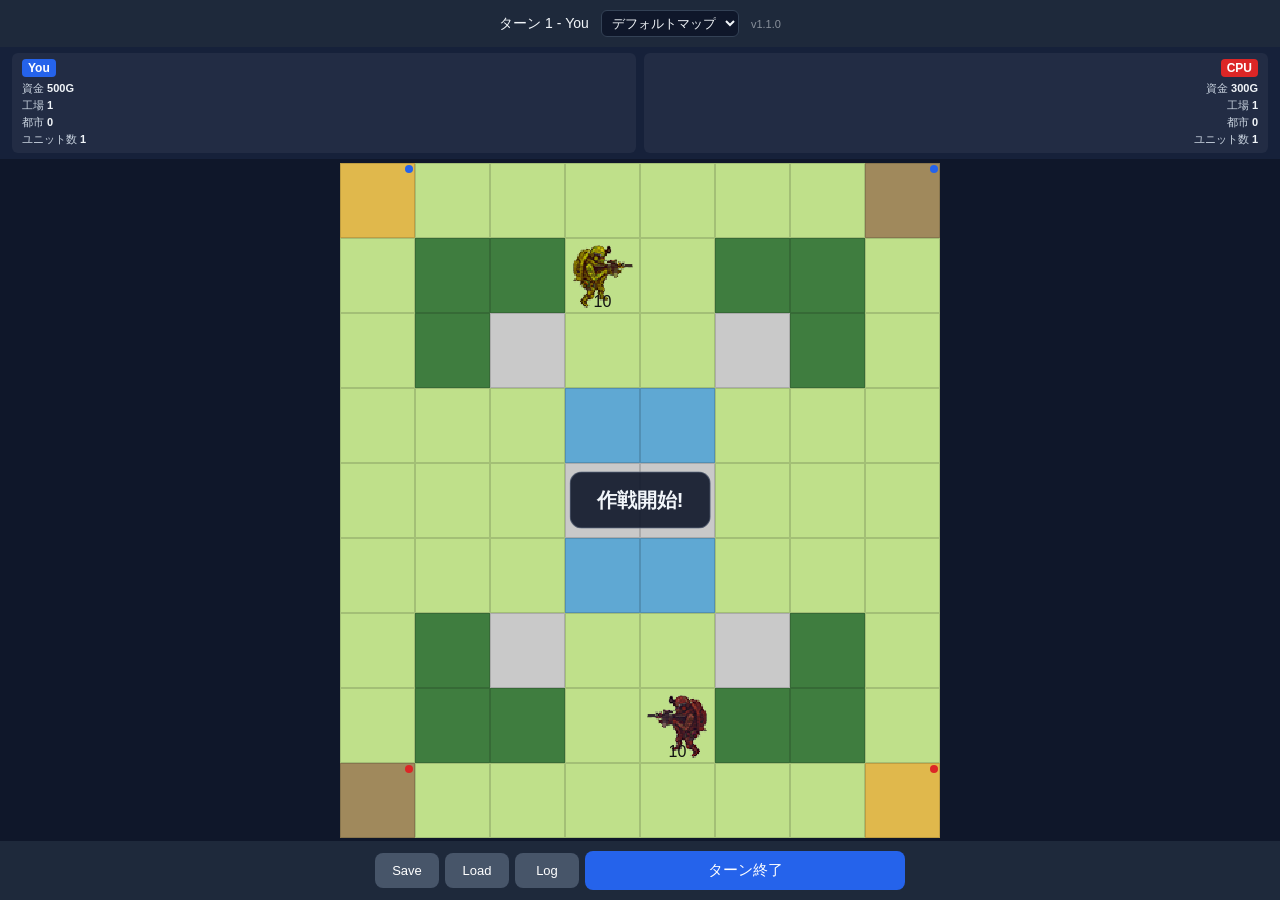
<file: index.html>
<!doctype html>
<html lang="ja">
<head>
  <meta charset="UTF-8" />
  <meta name="viewport" content="width=device-width, initial-scale=1, maximum-scale=1, user-scalable=no, viewport-fit=cover" />
  <title>ファミコンウォーズライク</title>
  <meta name="theme-color" content="#1e293b" />
  <meta name="mobile-web-app-capable" content="yes" />
  <meta name="apple-mobile-web-app-capable" content="yes" />
  <meta name="apple-mobile-web-app-status-bar-style" content="black-translucent" />
  <meta name="apple-mobile-web-app-title" content="FCウォーズ" />
  <link rel="manifest" href="manifest.json" />
  <link rel="apple-touch-icon" href="icons/apple-touch-icon.png" />
  <link rel="icon" href="icons/icon-192.png" />
  <link rel="stylesheet" href="style.css" />
</head>
<body>
  <div id="app">
    <div id="hud">
      <span id="turnLabel">ターン 1 - You</span>
      <select id="mapSelect"></select>
      <span id="versionTag"></span>
    </div>

    <div id="statsBar"></div>

    <div id="boardWrap">
      <canvas id="board"></canvas>
      <div id="unitInfo" class="hidden"></div>
      <div id="turnBanner"></div>
    </div>

    <div id="actionBar" class="hidden">
      <button id="attackBtn">攻撃</button>
      <button id="captureBtn">占領</button>
      <button id="waitBtn">待機</button>
      <button id="cancelMoveBtn" class="secondary">キャンセル</button>
    </div>

    <div id="buildMenu" class="hidden">
      <div class="panelTitle">ユニット生産</div>
      <button id="buildSoldier">兵士</button>
      <button id="buildTank">戦車</button>
      <button id="cancelBuild">キャンセル</button>
    </div>

    <div id="bottomBar">
      <button id="saveBtn" class="secondary">Save</button>
      <button id="loadBtn" class="secondary">Load</button>
      <button id="logBtn" class="secondary">Log</button>
      <button id="endTurnBtn">ターン終了</button>
    </div>

    <div id="gameOverOverlay" class="hidden">
      <div id="gameOverText"></div>
      <button id="restartBtn">もう一度</button>
    </div>

    <div id="saveLoadOverlay" class="hidden">
      <div id="saveLoadTitle"></div>
      <div id="saveLoadSlots"></div>
      <button id="cancelSaveLoad" class="secondary">キャンセル</button>
    </div>
  </div>

  <script type="module" src="js/main.js"></script>
  <script>
    if ("serviceWorker" in navigator) {
      window.addEventListener("load", () => {
        navigator.serviceWorker.register("sw.js").catch(() => {});
      });
    }
  </script>
</body>
</html>
</file>
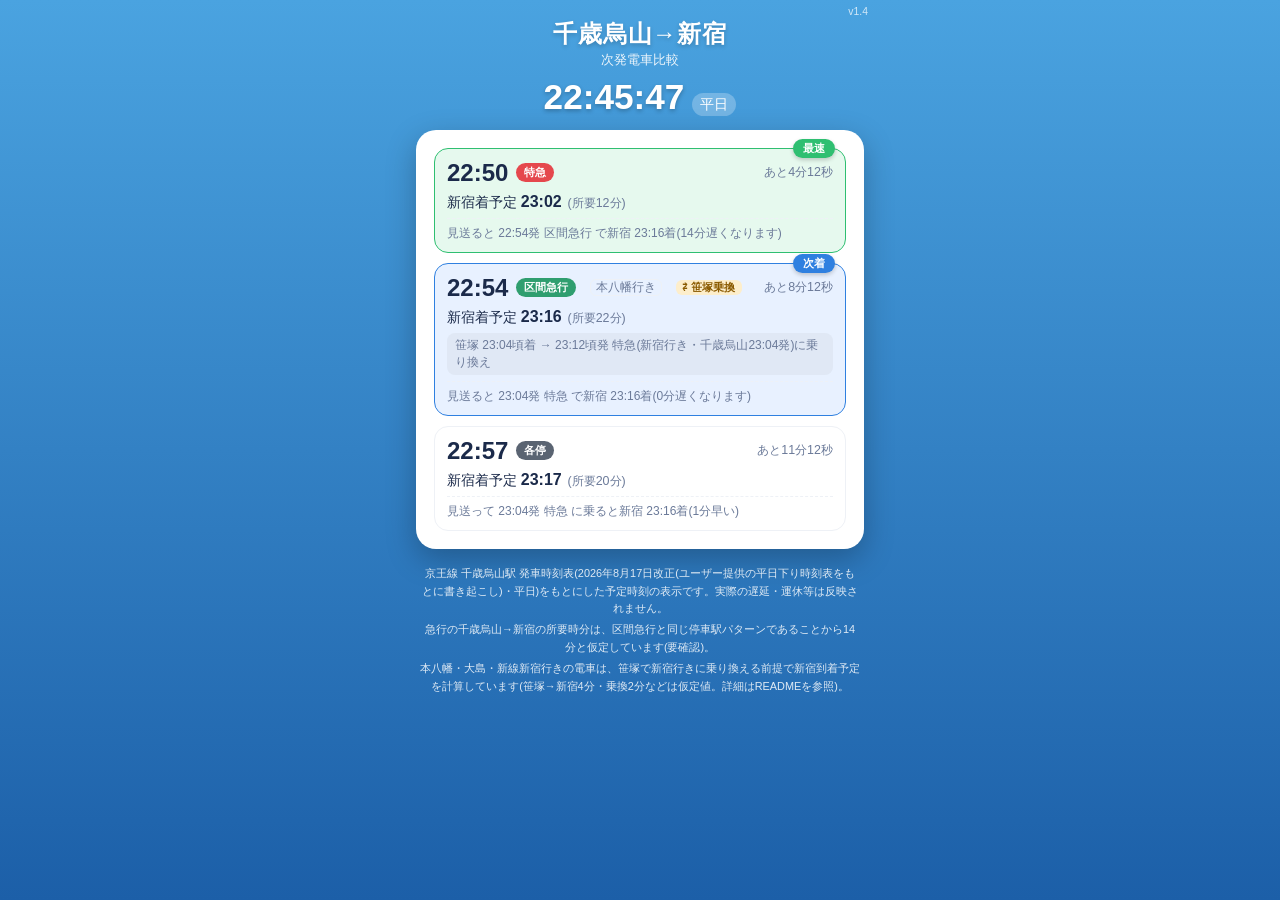
<file: chitose-karasuyama-shinjuku/index.html>
<!DOCTYPE html>
<html lang="ja">
<head>
<meta charset="UTF-8">
<meta name="viewport" content="width=device-width, initial-scale=1.0, maximum-scale=1.0, user-scalable=no">
<title>千歳烏山→新宿 次発電車比較</title>
<link rel="stylesheet" href="style.css">
</head>
<body>
<div class="app">
  <span id="app-version" class="version-badge">-</span>
  <header class="app-header">
    <h1>千歳烏山→新宿</h1>
    <p class="subtitle">次発電車比較</p>
    <div class="now-clock">
      <span id="now-time">--:--:--</span>
      <span id="now-daytype" class="now-daytype">-</span>
    </div>
  </header>

  <main class="card">
    <div id="holiday-notice" class="notice invisible">
      土休日ダイヤは未登録のため、参考として平日ダイヤを表示しています。実際の時刻とは異なります。
    </div>

    <section id="train-list" class="train-list" aria-live="polite"></section>

    <p id="empty-message" class="empty-message invisible">
      まもなく発車する電車がありません(15分以内に発車予定なし)。
    </p>
  </main>

  <footer class="app-footer">
    <p>京王線 千歳烏山駅 発車時刻表(<span id="data-updated-at"></span>・平日)をもとにした予定時刻の表示です。実際の遅延・運休等は反映されません。</p>
    <p>急行の千歳烏山→新宿の所要時分は、区間急行と同じ停車駅パターンであることから14分と仮定しています(要確認)。</p>
    <p>本八幡・大島・新線新宿行きの電車は、笹塚で新宿行きに乗り換える前提で新宿到着予定を計算しています(笹塚→新宿4分・乗換2分などは仮定値。詳細はREADMEを参照)。</p>
  </footer>
</div>

<script src="data.js"></script>
<script src="script.js"></script>
</body>
</html>
</file>
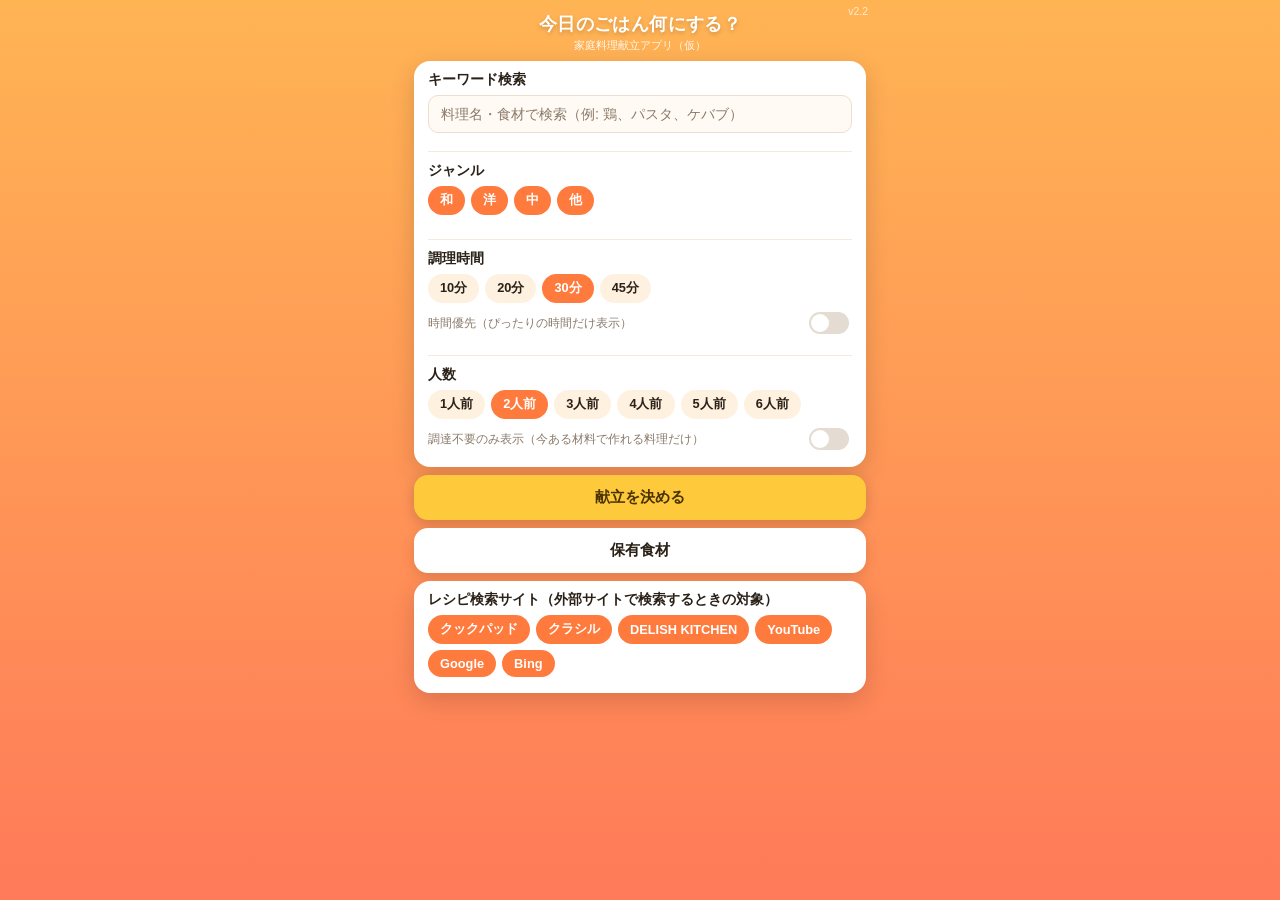
<file: kondate/index.html>
<!DOCTYPE html>
<html lang="ja">
<head>
<meta charset="UTF-8">
<meta name="viewport" content="width=device-width, initial-scale=1.0, maximum-scale=1.0, user-scalable=no">
<title>今日のごはん何にする？</title>
<link rel="stylesheet" href="style.css">
</head>
<body>
<div class="app">
  <span id="app-version" class="version-badge">-</span>
  <header class="app-header">
    <h1>今日のごはん何にする？</h1>
    <p class="subtitle">家庭料理献立アプリ（仮）</p>
  </header>

  <!-- ===== トップ画面 ===== -->
  <main id="screen-top" class="screen">
    <section class="card selection-card">
      <div class="selection-group">
        <h2 class="section-title">キーワード検索</h2>
        <input type="search" id="keyword-input" class="keyword-input" placeholder="料理名・食材で検索（例: 鶏、パスタ、ケバブ）">
      </div>

      <div class="selection-group">
        <h2 class="section-title">ジャンル</h2>
        <div id="genre-options" class="chip-group"></div>
      </div>

      <div class="selection-group">
        <h2 class="section-title">調理時間</h2>
        <div id="time-options" class="chip-group"></div>
        <label class="toggle-row">
          <span>時間優先（ぴったりの時間だけ表示）</span>
          <input type="checkbox" id="time-priority-toggle">
          <span class="toggle-switch" aria-hidden="true"></span>
        </label>
      </div>

      <div class="selection-group">
        <h2 class="section-title">人数</h2>
        <div id="servings-options" class="chip-group"></div>
        <label class="toggle-row">
          <span>調達不要のみ表示（今ある材料で作れる料理だけ）</span>
          <input type="checkbox" id="only-available-toggle">
          <span class="toggle-switch" aria-hidden="true"></span>
        </label>
      </div>
    </section>

    <div class="button-col">
      <button id="decide-button" class="primary-button">献立を決める</button>
      <button id="ingredients-button" class="secondary-button">保有食材</button>
    </div>

    <section class="card">
      <h2 class="section-title">レシピ検索サイト（外部サイトで検索するときの対象）</h2>
      <div id="site-options" class="chip-group"></div>
    </section>
  </main>

  <!-- ===== 保有食材ページ ===== -->
  <main id="screen-ingredients" class="screen hidden">
    <div id="ingredient-categories"></div>

    <section class="card">
      <h2 class="section-title">調味料</h2>
      <div id="seasoning-tabs" class="tab-bar"></div>
      <div id="seasoning-panel"></div>
    </section>

    <div class="button-col">
      <button id="back-from-ingredients" class="secondary-button">トップへ戻る</button>
    </div>
  </main>

  <!-- ===== 献立候補一覧 ===== -->
  <main id="screen-result" class="screen hidden">
    <div id="result-summary" class="result-summary"></div>
    <div class="result-actions">
      <button id="back-from-result-top" class="secondary-button">条件を変える</button>
      <button id="shuffle-button" class="secondary-button">🔀 ランダム</button>
    </div>
    <div id="result-list"></div>
    <div class="button-col">
      <button id="back-from-result" class="secondary-button">トップへ戻る</button>
    </div>
  </main>
</div>

<div id="toast" class="toast hidden"></div>

<script src="data.js"></script>
<script src="script.js"></script>
</body>
</html>
</file>
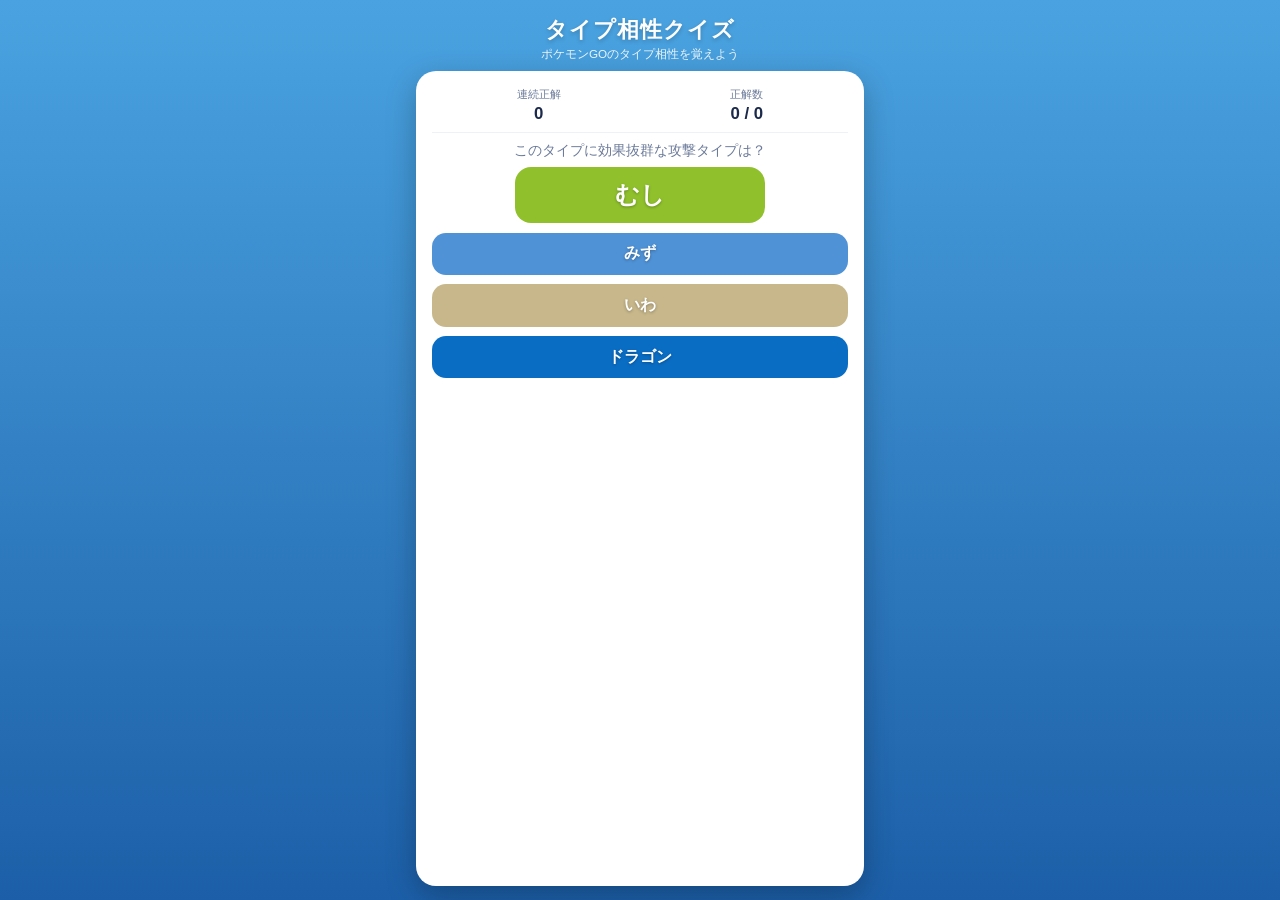
<file: pokemon-type-quiz/index.html>
<!DOCTYPE html>
<html lang="ja">
<head>
<meta charset="UTF-8">
<meta name="viewport" content="width=device-width, initial-scale=1.0, maximum-scale=1.0, user-scalable=no">
<title>タイプ相性クイズ</title>
<link rel="stylesheet" href="style.css">
</head>
<body>
<div class="app">
  <header class="app-header">
    <h1>タイプ相性クイズ</h1>
    <p class="subtitle">ポケモンGOのタイプ相性を覚えよう</p>
  </header>

  <main class="quiz-card">
    <section class="score-board">
      <div class="score-item">
        <span class="score-label">連続正解</span>
        <span id="streak-score" class="score-value">0</span>
      </div>
      <div class="score-item">
        <span class="score-label">正解数</span>
        <span id="total-score" class="score-value">0 / 0</span>
      </div>
    </section>

    <section class="question-area">
      <p class="question-prompt">このタイプに効果抜群な攻撃タイプは？</p>
      <div id="question-type" class="type-display">-</div>
    </section>

    <section id="choices" class="choices-area"></section>

    <section id="result-area" class="result-area invisible">
      <p id="result-judge" class="result-judge">&nbsp;</p>
      <div id="result-detail" class="result-detail"></div>
    </section>

    <button id="next-button" class="next-button invisible" tabindex="-1">次の問題へ</button>
  </main>
</div>

<script src="script.js"></script>
</body>
</html>
</file>
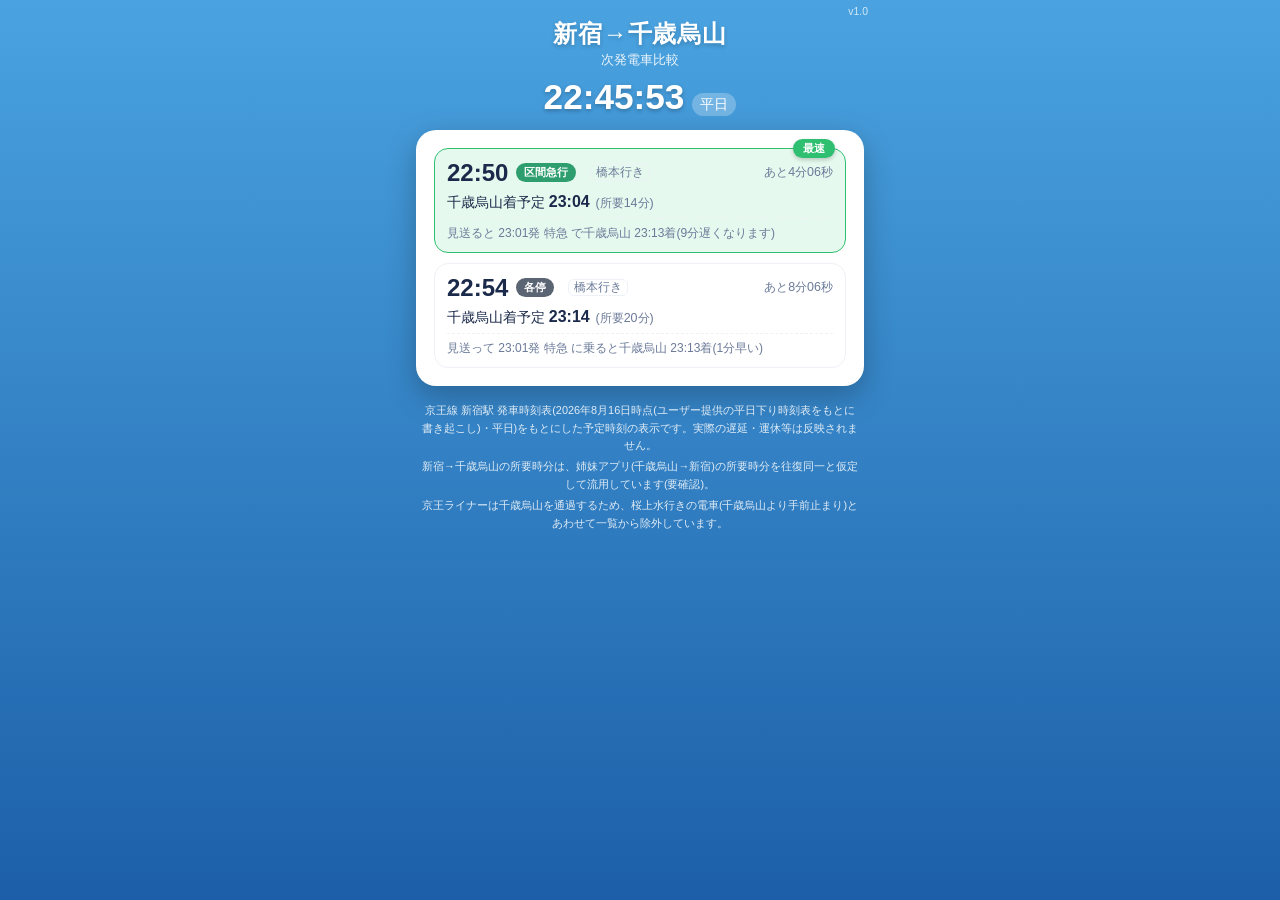
<file: shinjuku-chitose-karasuyama/index.html>
<!DOCTYPE html>
<html lang="ja">
<head>
<meta charset="UTF-8">
<meta name="viewport" content="width=device-width, initial-scale=1.0, maximum-scale=1.0, user-scalable=no">
<title>新宿→千歳烏山 次発電車比較</title>
<link rel="stylesheet" href="style.css">
</head>
<body>
<div class="app">
  <span id="app-version" class="version-badge">-</span>
  <header class="app-header">
    <h1>新宿→千歳烏山</h1>
    <p class="subtitle">次発電車比較</p>
    <div class="now-clock">
      <span id="now-time">--:--:--</span>
      <span id="now-daytype" class="now-daytype">-</span>
    </div>
  </header>

  <main class="card">
    <div id="holiday-notice" class="notice invisible">
      土休日ダイヤは未登録のため、参考として平日ダイヤを表示しています。実際の時刻とは異なります。
    </div>

    <section id="train-list" class="train-list" aria-live="polite"></section>

    <p id="empty-message" class="empty-message invisible">
      まもなく発車する電車がありません(15分以内に発車予定なし)。
    </p>
  </main>

  <footer class="app-footer">
    <p>京王線 新宿駅 発車時刻表(<span id="data-updated-at"></span>・平日)をもとにした予定時刻の表示です。実際の遅延・運休等は反映されません。</p>
    <p>新宿→千歳烏山の所要時分は、姉妹アプリ(千歳烏山→新宿)の所要時分を往復同一と仮定して流用しています(要確認)。</p>
    <p>京王ライナーは千歳烏山を通過するため、桜上水行きの電車(千歳烏山より手前止まり)とあわせて一覧から除外しています。</p>
  </footer>
</div>

<script src="data.js"></script>
<script src="script.js"></script>
</body>
</html>
</file>
<file: style.css>
* {
  box-sizing: border-box;
  -webkit-tap-highlight-color: transparent;
}

html, body {
  height: 100%;
  margin: 0;
  overscroll-behavior: none;
  background: #0f172a;
  color: #f1f5f9;
  font-family: -apple-system, BlinkMacSystemFont, "Hiragino Sans", "Yu Gothic", sans-serif;
}

#app {
  height: 100dvh;
  display: flex;
  flex-direction: column;
  padding: env(safe-area-inset-top) env(safe-area-inset-right) env(safe-area-inset-bottom) env(safe-area-inset-left);
  overflow: hidden;
}

#hud {
  display: flex;
  align-items: center;
  justify-content: center;
  gap: 12px;
  padding: 10px 12px;
  background: #1e293b;
  font-size: 14px;
  flex-wrap: wrap;
}

#versionTag {
  font-size: 11px;
  opacity: 0.5;
}

#mapSelect {
  background: #0f172a;
  color: #f1f5f9;
  border: 1px solid #334155;
  border-radius: 6px;
  padding: 4px 6px;
  font-size: 13px;
}

#statsBar {
  display: flex;
  gap: 8px;
  padding: 6px 12px;
  background: #16213a;
  overflow-x: auto;
}

.factionStats {
  display: flex;
  flex-direction: column;
  align-items: flex-start;
  gap: 2px;
  flex: 1;
  padding: 6px 10px;
  border-radius: 6px;
  background: rgba(255, 255, 255, 0.05);
  font-size: 11px;
  color: #cbd5e1;
}

.factionStats.cpu {
  align-items: flex-end;
  text-align: right;
}

.factionStats .factionLabel {
  font-weight: bold;
  font-size: 12px;
  padding: 2px 6px;
  border-radius: 4px;
  color: white;
  margin-bottom: 2px;
}

.factionStats.player .factionLabel {
  background: #2563eb;
}

.factionStats.cpu .factionLabel {
  background: #dc2626;
}

.factionStats .stat b {
  color: #f1f5f9;
}

#boardWrap {
  position: relative;
  flex: 1;
  display: flex;
  align-items: center;
  justify-content: center;
  overflow: hidden;
  touch-action: none;
}

#board {
  touch-action: none;
  max-width: 100%;
  max-height: 100%;
}

#unitInfo {
  position: absolute;
  top: 8px;
  left: 8px;
  min-width: 120px;
  padding: 8px 10px;
  border-radius: 8px;
  background: rgba(15, 23, 42, 0.88);
  border: 1px solid rgba(148, 163, 184, 0.3);
  font-size: 12px;
  line-height: 1.6;
  pointer-events: none;
}

#unitInfo .unitInfoTitle {
  font-size: 13px;
  font-weight: bold;
  margin-bottom: 2px;
}

#unitInfo .unitInfoRow {
  display: flex;
  justify-content: space-between;
  gap: 12px;
  color: #cbd5e1;
}

#unitInfo .unitInfoRow .value {
  color: #f1f5f9;
  font-weight: bold;
}

#turnBanner {
  position: absolute;
  top: 50%;
  left: 50%;
  transform: translate(-50%, -50%);
  padding: 14px 26px;
  border-radius: 12px;
  background: rgba(15, 23, 42, 0.9);
  border: 1px solid rgba(148, 163, 184, 0.4);
  font-size: 20px;
  font-weight: bold;
  text-align: center;
  white-space: nowrap;
  pointer-events: none;
  opacity: 0;
  transition: opacity 0.25s ease;
  z-index: 6;
}

#turnBanner.visible {
  opacity: 1;
}

button {
  font-size: 15px;
  padding: 10px 14px;
  border-radius: 8px;
  border: none;
  background: #2563eb;
  color: white;
  cursor: pointer;
}

button:disabled {
  background: #475569;
  color: #94a3b8;
}

button:active:not(:disabled) {
  filter: brightness(0.85);
}

.hidden {
  display: none !important;
}

#actionBar,
#buildMenu {
  display: flex;
  align-items: center;
  gap: 10px;
  padding: 12px;
  background: #1e293b;
  justify-content: center;
  flex-wrap: wrap;
}

#actionBar .secondary {
  background: #475569;
}

#buildMenu .panelTitle {
  width: 100%;
  text-align: center;
  font-size: 13px;
  color: #94a3b8;
}

#buildMenu {
  flex-wrap: wrap;
}

#buildMenu #cancelBuild {
  background: #475569;
}

#bottomBar {
  display: flex;
  align-items: center;
  justify-content: center;
  gap: 6px;
  padding: 10px 12px;
  background: #1e293b;
}

#bottomBar button {
  flex: 1;
  max-width: 320px;
}

#bottomBar .secondary {
  background: #475569;
  flex: 0 1 64px;
  max-width: 64px;
  padding: 10px 6px;
  font-size: 13px;
}

#gameOverOverlay {
  position: fixed;
  inset: 0;
  background: rgba(15, 23, 42, 0.92);
  display: flex;
  flex-direction: column;
  align-items: center;
  justify-content: center;
  gap: 20px;
  z-index: 10;
}

#gameOverText {
  font-size: 22px;
  font-weight: bold;
}

#saveLoadOverlay {
  position: fixed;
  inset: 0;
  background: rgba(15, 23, 42, 0.92);
  display: flex;
  flex-direction: column;
  align-items: center;
  justify-content: center;
  gap: 12px;
  z-index: 10;
  padding: 20px;
}

#saveLoadTitle {
  font-size: 18px;
  font-weight: bold;
}

#saveLoadSlots {
  display: flex;
  flex-direction: column;
  gap: 10px;
  width: 100%;
  max-width: 320px;
  max-height: 60vh;
  overflow-y: auto;
  padding-right: 4px;
}

#saveLoadSlots button {
  width: 100%;
  text-align: left;
  background: #334155;
}

#saveLoadSlots button:disabled {
  background: #1e293b;
}

#saveLoadSlots .slotMeta {
  display: block;
  font-size: 12px;
  font-weight: normal;
  opacity: 0.75;
  margin-top: 2px;
}
</file>
<file: chitose-karasuyama-shinjuku/style.css>
* {
  box-sizing: border-box;
}

html, body {
  height: 100%;
}

:root {
  --bg-top: #4aa3e0;
  --bg-bottom: #1c5fa8;
  --card-bg: #ffffff;
  --text-main: #1b2a4a;
  --text-sub: #6b7a99;
  --border-soft: #eef1f6;
  --notice-bg: #fff4d6;
  --notice-text: #7a5a00;
  --fastest-bg: #e6f9ee;
  --fastest-border: #2fbf71;
  --second-bg: #e8f1ff;
  --second-border: #2f80e0;
  --transfer-mark-bg: #fdeecb;
  --transfer-mark-text: #8a5a00;

  --type-tokkyu: #e5484d;
  --type-kyuko: #e08a1e;
  --type-kukan_kyuko: #2f9e6f;
  --type-kaisoku: #2a7de1;
  --type-kakutei: #5a6472;
}

@media (prefers-color-scheme: dark) {
  :root {
    --bg-top: #16283f;
    --bg-bottom: #0b1522;
    --card-bg: #1c2733;
    --text-main: #eef2f8;
    --text-sub: #9fb0c3;
    --border-soft: #2c3948;
    --notice-bg: #4a3a10;
    --notice-text: #ffd88a;
    --fastest-bg: #103324;
    --fastest-border: #2fbf71;
    --second-bg: #10233a;
    --second-border: #4a9bf0;
    --transfer-mark-bg: #4a3812;
    --transfer-mark-text: #ffcf7a;
  }
}

body {
  margin: 0;
  min-height: 100dvh;
  font-family: "Hiragino Sans", "Yu Gothic", "Segoe UI", sans-serif;
  background: linear-gradient(180deg, var(--bg-top) 0%, var(--bg-bottom) 100%);
  color: var(--text-main);
  display: flex;
  justify-content: center;
}

.app {
  position: relative;
  width: 100%;
  max-width: 480px;
  padding: clamp(10px, 2vh, 20px) 16px 24px;
  display: flex;
  flex-direction: column;
  gap: clamp(6px, 1.4vh, 14px);
}

.version-badge {
  position: absolute;
  top: 6px;
  right: 12px;
  font-size: 0.65rem;
  font-variant-numeric: tabular-nums;
  color: rgba(255, 255, 255, 0.75);
  cursor: default;
}

.app-header {
  flex: 0 0 auto;
  text-align: center;
  color: #ffffff;
}

.app-header h1 {
  margin: 0;
  font-size: clamp(1.1rem, 2.8vh, 1.5rem);
  letter-spacing: 0.03em;
  text-shadow: 0 2px 4px rgba(0, 0, 0, 0.2);
}

.subtitle {
  margin: 2px 0 0;
  font-size: clamp(0.7rem, 1.4vh, 0.85rem);
  opacity: 0.9;
}

.now-clock {
  margin-top: 8px;
  display: flex;
  align-items: baseline;
  justify-content: center;
  gap: 8px;
}

#now-time {
  font-size: clamp(1.6rem, 5vh, 2.2rem);
  font-weight: bold;
  font-variant-numeric: tabular-nums;
  text-shadow: 0 2px 4px rgba(0, 0, 0, 0.25);
}

.now-daytype {
  font-size: clamp(0.75rem, 1.6vh, 0.9rem);
  padding: 2px 8px;
  border-radius: 999px;
  background: rgba(255, 255, 255, 0.25);
}

.card {
  background: var(--card-bg);
  border-radius: 20px;
  padding: clamp(10px, 2vh, 18px);
  box-shadow: 0 10px 30px rgba(0, 0, 0, 0.25);
  display: flex;
  flex-direction: column;
  gap: 10px;
}

.notice {
  background: var(--notice-bg);
  color: var(--notice-text);
  border-radius: 12px;
  padding: 10px 12px;
  font-size: 0.8rem;
  line-height: 1.5;
}

.train-list {
  display: flex;
  flex-direction: column;
  gap: 10px;
}

.train-card {
  position: relative;
  border: 1px solid var(--border-soft);
  border-radius: 14px;
  padding: 10px 12px;
  display: flex;
  flex-direction: column;
  gap: 6px;
}

.train-card.fastest {
  border-color: var(--fastest-border);
  background: var(--fastest-bg);
}

.train-card.second-fastest {
  border-color: var(--second-border);
  background: var(--second-bg);
}

.fastest-badge,
.second-badge {
  position: absolute;
  top: -10px;
  right: 10px;
  color: #fff;
  font-size: 0.7rem;
  font-weight: bold;
  padding: 2px 10px;
  border-radius: 999px;
  box-shadow: 0 2px 4px rgba(0, 0, 0, 0.2);
}

.fastest-badge {
  background: var(--fastest-border);
}

.second-badge {
  background: var(--second-border);
}

.train-main {
  display: flex;
  align-items: center;
  flex-wrap: wrap;
  gap: 4px 8px;
}

.train-dep {
  display: flex;
  align-items: center;
  flex-wrap: wrap;
  gap: 4px 8px;
}

.train-countdown {
  margin-left: auto;
}

.dep-time {
  font-size: clamp(1.2rem, 3vh, 1.5rem);
  font-weight: bold;
  font-variant-numeric: tabular-nums;
}

.type-badge {
  display: inline-block;
  padding: 2px 8px;
  border-radius: 999px;
  font-size: 0.7rem;
  font-weight: bold;
  color: #fff;
  white-space: nowrap;
}

.type-tokkyu { background: var(--type-tokkyu); }
.type-kyuko { background: var(--type-kyuko); }
.type-kukan_kyuko { background: var(--type-kukan_kyuko); }
.type-kaisoku { background: var(--type-kaisoku); }
.type-kakutei { background: var(--type-kakutei); }

.train-countdown {
  font-size: 0.78rem;
  color: var(--text-sub);
  white-space: nowrap;
  font-variant-numeric: tabular-nums;
}

.train-arrival {
  font-size: 0.85rem;
  color: var(--text-main);
}

.train-arrival strong {
  font-size: 1rem;
}

.duration-note {
  color: var(--text-sub);
  font-size: 0.78rem;
  margin-left: 2px;
}

.dest-note {
  margin-left: 6px;
  font-size: 0.72rem;
  color: var(--text-sub);
  border: 1px solid var(--border-soft);
  border-radius: 6px;
  padding: 0 5px;
}

.transfer-mark {
  margin-left: 6px;
  font-size: 0.7rem;
  font-weight: bold;
  color: var(--transfer-mark-text);
  background: var(--transfer-mark-bg);
  border-radius: 6px;
  padding: 0 6px;
  white-space: nowrap;
}

.transfer-line {
  font-size: 0.75rem;
  color: var(--text-sub);
  background: rgba(127, 127, 127, 0.08);
  border-radius: 8px;
  padding: 4px 8px;
}

.skip-line {
  font-size: 0.75rem;
  color: var(--text-sub);
  border-top: 1px dashed var(--border-soft);
  padding-top: 6px;
}

.empty-message {
  text-align: center;
  color: var(--text-sub);
  font-size: 0.85rem;
  padding: 20px 0;
}

.invisible {
  display: none;
}

.app-footer {
  color: rgba(255, 255, 255, 0.85);
  font-size: 0.68rem;
  line-height: 1.6;
  text-align: center;
  padding: 0 4px;
}

.app-footer p {
  margin: 4px 0;
}
</file>
<file: kondate/style.css>
* {
  box-sizing: border-box;
}

html, body {
  height: 100%;
}

:root {
  --bg-top: #ffb454;
  --bg-bottom: #ff7a59;
  --card-bg: #ffffff;
  --text-main: #2a2118;
  --text-sub: #8a7a6a;
  --chip-bg: #fff1e0;
  --chip-active-bg: #ff7a3d;
  --available-color: #2fbf71;
  --available-bg: #e6f9ee;
  --need-color: #e5844d;
  --need-bg: #fff1e4;
  --accent: #ff7a3d;
  --primary-button-bg: #ffc93c;
  --primary-button-text: #4a3200;
}

body {
  margin: 0;
  min-height: 100dvh;
  font-family: "Hiragino Sans", "Yu Gothic", "Segoe UI", sans-serif;
  background: linear-gradient(180deg, var(--bg-top) 0%, var(--bg-bottom) 100%);
  color: var(--text-main);
  display: flex;
  justify-content: center;
}

.app {
  position: relative;
  width: 100%;
  max-width: 480px;
  min-height: 100dvh;
  padding: 10px 14px 20px;
  display: flex;
  flex-direction: column;
  gap: 8px;
}

.version-badge {
  position: absolute;
  top: 6px;
  right: 12px;
  font-size: 0.65rem;
  font-variant-numeric: tabular-nums;
  color: rgba(255, 255, 255, 0.75);
  cursor: default;
}

.app-header {
  flex: 0 0 auto;
  text-align: center;
  color: #ffffff;
  padding-top: 2px;
}

.app-header h1 {
  margin: 0;
  font-size: 1.1rem;
  letter-spacing: 0.02em;
  text-shadow: 0 2px 4px rgba(0, 0, 0, 0.2);
}

.subtitle {
  margin: 2px 0 0;
  font-size: 0.7rem;
  opacity: 0.9;
}

.screen {
  display: flex;
  flex-direction: column;
  gap: 8px;
}

.screen.hidden {
  display: none;
}

.card {
  background: var(--card-bg);
  border-radius: 16px;
  padding: 10px 14px;
  box-shadow: 0 8px 24px rgba(0, 0, 0, 0.15);
}

.selection-card {
  padding: 10px 14px 4px;
}

.selection-group {
  padding-bottom: 10px;
}

.selection-group + .selection-group {
  margin-top: 8px;
  padding-top: 10px;
  border-top: 1px solid #f3e9dd;
}

.section-title {
  margin: 0 0 6px;
  font-size: 0.85rem;
  font-weight: bold;
  color: var(--text-main);
}

.chip-group {
  display: flex;
  flex-wrap: wrap;
  gap: 6px;
  margin-bottom: 6px;
}

.keyword-input {
  display: block;
  width: 100%;
  box-sizing: border-box;
  padding: 10px 12px;
  border: 1px solid #ecdfcd;
  border-radius: 10px;
  background: #fffaf3;
  color: var(--text-main);
  font-size: 0.9rem;
  font-family: inherit;
}

.keyword-input:focus {
  outline: 2px solid var(--accent);
  outline-offset: 1px;
}

.keyword-input::placeholder {
  color: var(--text-sub);
}

.chip {
  padding: 6px 12px;
  border: none;
  border-radius: 999px;
  background: var(--chip-bg);
  color: var(--text-main);
  font-size: 0.8rem;
  font-weight: 600;
  cursor: pointer;
}

.chip-active {
  background: var(--chip-active-bg);
  color: #fff;
}

.toggle-row {
  display: flex;
  align-items: center;
  justify-content: space-between;
  gap: 10px;
  margin-top: 4px;
  font-size: 0.75rem;
  color: var(--text-sub);
  cursor: pointer;
}

.toggle-row input[type="checkbox"] {
  width: 40px;
  height: 22px;
  appearance: none;
  background: #e4dcd2;
  border-radius: 999px;
  position: relative;
  cursor: pointer;
  flex: 0 0 auto;
  transition: background 0.15s ease;
}

.toggle-row input[type="checkbox"]::before {
  content: "";
  position: absolute;
  top: 2px;
  left: 2px;
  width: 18px;
  height: 18px;
  border-radius: 50%;
  background: #fff;
  transition: transform 0.15s ease;
}

.toggle-row input[type="checkbox"]:checked {
  background: var(--accent);
}

.toggle-row input[type="checkbox"]:checked::before {
  transform: translateX(18px);
}

.toggle-switch {
  display: none;
}

.button-col {
  display: flex;
  flex-direction: column;
  gap: 8px;
}

.result-actions {
  display: flex;
  gap: 8px;
}

.result-actions .secondary-button {
  flex: 1 1 0;
}

.primary-button,
.secondary-button,
.cooked-button {
  padding: 12px;
  font-size: 0.95rem;
  font-weight: bold;
  border: none;
  border-radius: 14px;
  cursor: pointer;
}

.primary-button {
  background: var(--primary-button-bg);
  color: var(--primary-button-text);
  box-shadow: 0 4px 14px rgba(0, 0, 0, 0.18);
}

.secondary-button {
  background: #fff;
  color: var(--text-main);
  box-shadow: 0 4px 14px rgba(0, 0, 0, 0.12);
}

.primary-button:active,
.secondary-button:active,
.cooked-button:active {
  transform: scale(0.98);
}

.secondary-button:disabled {
  opacity: 0.5;
  cursor: default;
}

.ingredient-grid {
  display: grid;
  grid-template-columns: repeat(2, 1fr);
  gap: 8px 12px;
}

.ingredient-row {
  display: flex;
  align-items: center;
  gap: 8px;
  font-size: 0.9rem;
  padding: 4px 0;
}

.ingredient-row input[type="checkbox"] {
  width: 18px;
  height: 18px;
  flex: 0 0 auto;
}

.tab-bar {
  display: flex;
  gap: 6px;
  margin-bottom: 12px;
}

.tab {
  flex: 1 1 0;
  padding: 8px 0;
  border: none;
  border-radius: 10px;
  background: var(--chip-bg);
  color: var(--text-main);
  font-size: 0.85rem;
  font-weight: 600;
  cursor: pointer;
}

.tab-active {
  background: var(--accent);
  color: #fff;
}

.result-summary {
  color: #fff;
  font-size: 0.85rem;
  text-align: center;
  text-shadow: 0 1px 3px rgba(0, 0, 0, 0.2);
}

#result-list {
  display: flex;
  flex-direction: column;
  gap: 10px;
}

.dish-card {
  display: flex;
  flex-direction: column;
  gap: 6px;
}

.dish-button-row {
  display: flex;
  gap: 8px;
  margin-top: 4px;
}

.dish-button-row .cooked-button,
.dish-button-row .recipe-toggle-button {
  flex: 1 1 0;
  margin-top: 0;
}

.recipe-toggle-button {
  padding: 12px;
  font-size: 0.95rem;
  font-weight: bold;
  border: none;
  border-radius: 14px;
  cursor: pointer;
  background: #ffe9d8;
  color: var(--accent);
}

.recipe-toggle-button:active {
  transform: scale(0.98);
}

.search-sites-row {
  display: flex;
  gap: 8px;
  margin-bottom: 10px;
}

.site-select {
  flex: 1 1 0;
  min-width: 0;
  padding: 10px 8px;
  border: 1px solid #ecdfcd;
  border-radius: 10px;
  background: #fffaf3;
  color: var(--text-main);
  font-size: 0.85rem;
  font-family: inherit;
}

.search-go-button {
  flex: 0 0 auto;
  padding: 10px 22px;
  font-size: 0.9rem;
  font-weight: bold;
  border: none;
  border-radius: 10px;
  cursor: pointer;
  background: var(--accent);
  color: #fff;
}

.search-go-button:active {
  transform: scale(0.96);
}

.search-sites-notice {
  margin: 0 0 10px;
  padding: 10px 12px;
  border-radius: 10px;
  background: #fff1e4;
  color: var(--need-color);
  font-size: 0.8rem;
}

.recipe-panel {
  margin-top: 8px;
  padding-top: 10px;
  border-top: 1px solid #f0e6da;
}

.recipe-panel.hidden {
  display: none;
}

.recipe-subtitle {
  margin: 8px 0 4px;
  font-size: 0.85rem;
  font-weight: bold;
  color: var(--text-main);
}

.recipe-subtitle:first-child {
  margin-top: 0;
}

.recipe-ingredient-list,
.recipe-steps-list {
  margin: 0;
  padding-left: 1.2em;
  font-size: 0.85rem;
  color: var(--text-main);
}

.recipe-ingredient-list li,
.recipe-steps-list li,
.recipe-tips-list li {
  margin-bottom: 4px;
  line-height: 1.5;
}

.recipe-tips-list {
  margin: 0;
  padding-left: 0;
  font-size: 0.85rem;
  list-style: none;
}

.recipe-tips-list li {
  padding: 6px 10px;
  margin-bottom: 6px;
  background: #fff6ea;
  border-left: 3px solid var(--accent);
  border-radius: 6px;
  color: var(--text-main);
}

.recipe-memo-input {
  display: block;
  width: 100%;
  box-sizing: border-box;
  min-height: 56px;
  padding: 8px 10px;
  border: 1px solid #ecdfcd;
  border-radius: 10px;
  background: #fffaf3;
  color: var(--text-main);
  font-family: inherit;
  font-size: 0.85rem;
  line-height: 1.5;
  resize: vertical;
}

.recipe-memo-input:focus {
  outline: 2px solid var(--accent);
  outline-offset: 1px;
}

.recipe-memo-input::placeholder {
  color: var(--text-sub);
}

.dish-header {
  display: flex;
  align-items: center;
  justify-content: space-between;
  gap: 8px;
}

.dish-name {
  margin: 0;
  font-size: 1.05rem;
}

.badge {
  flex: 0 0 auto;
  padding: 4px 10px;
  border-radius: 999px;
  font-size: 0.75rem;
  font-weight: bold;
}

.badge-available {
  background: var(--available-bg);
  color: var(--available-color);
}

.badge-need {
  background: var(--need-bg);
  color: var(--need-color);
}

.dish-meta {
  margin: 0;
  font-size: 0.75rem;
  color: var(--text-sub);
}

.dish-description {
  margin: 2px 0 0;
  font-size: 0.85rem;
  color: var(--text-main);
  line-height: 1.4;
}

.missing-line {
  margin: 0;
  font-size: 0.85rem;
  color: var(--need-color);
}

.cooked-button {
  margin-top: 4px;
  background: #f5f0ea;
  color: var(--text-main);
  transition: background 0.15s ease, color 0.15s ease;
}

.cooked-button.cooked-active {
  background: var(--available-color);
  color: #fff;
}

.empty-message {
  color: #fff;
  text-align: center;
  font-size: 0.9rem;
  padding: 20px 10px;
}

.toast {
  position: fixed;
  left: 50%;
  bottom: 28px;
  transform: translateX(-50%);
  background: rgba(30, 24, 18, 0.9);
  color: #fff;
  padding: 10px 20px;
  border-radius: 999px;
  font-size: 0.85rem;
  box-shadow: 0 6px 20px rgba(0, 0, 0, 0.25);
  transition: opacity 0.2s ease;
  z-index: 100;
}

.toast.hidden {
  opacity: 0;
  pointer-events: none;
}
</file>
<file: pokemon-type-quiz/style.css>
* {
  box-sizing: border-box;
}

html, body {
  height: 100%;
}

:root {
  --bg-top: #4aa3e0;
  --bg-bottom: #1c5fa8;
  --card-bg: #ffffff;
  --text-main: #1b2a4a;
  --text-sub: #6b7a99;
  --correct-color: #2fbf71;
  --correct-bg: #e6f9ee;
  --incorrect-color: #e5484d;
  --incorrect-bg: #fde8e8;

  --type-ノーマル: #a4ac97;
  --type-ほのお: #f0803c;
  --type-みず: #4f92d6;
  --type-でんき: #f4d23c;
  --type-くさ: #63bb5b;
  --type-こおり: #74cec0;
  --type-かくとう: #ce4069;
  --type-どく: #ab6ac8;
  --type-じめん: #d97845;
  --type-ひこう: #8fa8dd;
  --type-エスパー: #f97176;
  --type-むし: #90c12c;
  --type-いわ: #c7b78b;
  --type-ゴースト: #5269ac;
  --type-ドラゴン: #0a6dc4;
  --type-あく: #5a5366;
  --type-はがね: #5a8ea1;
  --type-フェアリー: #ec8fe6;
}

body {
  margin: 0;
  height: 100dvh;
  overflow: hidden;
  font-family: "Hiragino Sans", "Yu Gothic", "Segoe UI", sans-serif;
  background: linear-gradient(180deg, var(--bg-top) 0%, var(--bg-bottom) 100%);
  color: var(--text-main);
  display: flex;
  justify-content: center;
}

.app {
  width: 100%;
  max-width: 480px;
  height: 100%;
  padding: clamp(5px, 1.6vh, 16px) 16px;
  display: flex;
  flex-direction: column;
  gap: clamp(2px, 1vh, 10px);
  min-height: 0;
}

.app-header {
  flex: 0 0 auto;
  text-align: center;
  color: #ffffff;
}

.app-header h1 {
  margin: 0;
  font-size: clamp(1rem, 2.6vh, 1.4rem);
  letter-spacing: 0.05em;
  text-shadow: 0 2px 4px rgba(0, 0, 0, 0.2);
}

.subtitle {
  margin: 2px 0 0;
  font-size: clamp(0.65rem, 1.3vh, 0.8rem);
  opacity: 0.9;
}

.quiz-card {
  flex: 1 1 auto;
  min-height: 0;
  background: var(--card-bg);
  border-radius: 20px;
  padding: clamp(6px, 1.8vh, 16px);
  box-shadow: 0 10px 30px rgba(0, 0, 0, 0.25);
  display: flex;
  flex-direction: column;
  gap: clamp(2px, 1.1vh, 12px);
}

.score-board {
  flex: 0 0 auto;
  display: flex;
  justify-content: space-around;
  border-bottom: 1px solid #eef1f6;
  padding-bottom: clamp(3px, 0.8vh, 10px);
}

.score-item {
  display: flex;
  flex-direction: column;
  align-items: center;
  gap: 2px;
}

.score-label {
  font-size: clamp(0.6rem, 1.3vh, 0.7rem);
  color: var(--text-sub);
}

.score-value {
  font-size: clamp(0.85rem, 2vh, 1.05rem);
  font-weight: bold;
}

.question-area {
  flex: 0 0 auto;
  text-align: center;
}

.question-prompt {
  margin: 0 0 clamp(2px, 0.7vh, 8px);
  font-size: clamp(0.7rem, 1.5vh, 0.85rem);
  color: var(--text-sub);
}

.type-display {
  display: inline-block;
  min-width: 60%;
  padding: clamp(6px, 1.4vh, 12px) 20px;
  font-size: clamp(1.05rem, 3vh, 1.5rem);
  font-weight: bold;
  color: #fff;
  border-radius: 16px;
  background: #8fa8dd;
  text-shadow: 0 1px 3px rgba(0, 0, 0, 0.3);
}

.choices-area {
  display: flex;
  flex-direction: column;
  gap: clamp(3px, 1vh, 10px);
}

.choice-button {
  padding: clamp(6px, 1.2vh, 14px) 16px;
  font-size: clamp(0.85rem, 1.9vh, 1rem);
  font-weight: bold;
  color: #fff;
  background: #8fa8dd;
  border: none;
  border-radius: 14px;
  cursor: pointer;
  transition: transform 0.1s ease, opacity 0.15s ease;
  text-shadow: 0 1px 3px rgba(0, 0, 0, 0.3);
}

.choice-button:active {
  transform: scale(0.97);
}

.choice-button:disabled {
  cursor: default;
}

.choice-button.correct {
  outline: 3px solid var(--correct-color);
  outline-offset: -3px;
}

.choice-button.incorrect {
  outline: 3px solid var(--incorrect-color);
  outline-offset: -3px;
}

.choice-button:disabled:not(.correct):not(.incorrect) {
  opacity: 0.5;
}

.result-area {
  flex: 1 1 auto;
  min-height: 0;
  margin-top: clamp(2px, 0.5vh, 6px);
  border-radius: 14px;
  padding: clamp(8px, 2vh, 18px);
  display: flex;
  flex-direction: column;
  justify-content: center;
  text-align: center;
}

/* 回答前も要素の占有スペースは保持し、表示/非表示だけを切り替える
   （display:noneにすると回答後にレイアウトの高さが変わってしまうため） */
.invisible {
  visibility: hidden;
}

.result-area.result-correct {
  background: var(--correct-bg);
}

.result-area.result-incorrect {
  background: var(--incorrect-bg);
}

.result-judge {
  margin: 0 0 clamp(3px, 0.7vh, 8px);
  padding-bottom: clamp(2px, 0.5vh, 6px);
  border-bottom: 1px solid rgba(27, 42, 74, 0.12);
  font-size: clamp(1.05rem, 2.6vh, 1.35rem);
  line-height: 1.3;
  font-weight: bold;
}

.result-correct .result-judge {
  color: var(--correct-color);
}

.result-incorrect .result-judge {
  color: var(--incorrect-color);
}

.result-detail p {
  margin: clamp(1px, 0.6vh, 6px) 0;
  font-size: clamp(0.9rem, 2.3vh, 1.1rem);
  line-height: 1.55;
  color: var(--text-main);
}

.result-detail .hint-line {
  color: var(--text-sub);
  font-style: italic;
}

.result-detail .pokemon-line {
  font-weight: 600;
}

.next-button {
  flex: 0 0 auto;
  padding: clamp(5px, 1.4vh, 12px);
  font-size: clamp(0.85rem, 1.9vh, 1rem);
  font-weight: bold;
  color: #fff;
  background: var(--bg-bottom);
  border: none;
  border-radius: 14px;
  cursor: pointer;
}

.next-button:active {
  transform: scale(0.98);
}

/* タイプごとの色分け */
.type-ノーマル { background: var(--type-ノーマル); }
.type-ほのお { background: var(--type-ほのお); }
.type-みず { background: var(--type-みず); }
.type-でんき { background: var(--type-でんき); }
.type-くさ { background: var(--type-くさ); }
.type-こおり { background: var(--type-こおり); }
.type-かくとう { background: var(--type-かくとう); }
.type-どく { background: var(--type-どく); }
.type-じめん { background: var(--type-じめん); }
.type-ひこう { background: var(--type-ひこう); }
.type-エスパー { background: var(--type-エスパー); }
.type-むし { background: var(--type-むし); }
.type-いわ { background: var(--type-いわ); }
.type-ゴースト { background: var(--type-ゴースト); }
.type-ドラゴン { background: var(--type-ドラゴン); }
.type-あく { background: var(--type-あく); }
.type-はがね { background: var(--type-はがね); }
.type-フェアリー { background: var(--type-フェアリー); }

@media (max-width: 360px) {
  .type-display {
    font-size: clamp(1.1rem, 3.2vh, 1.5rem);
    padding: clamp(6px, 1.6vh, 14px) 18px;
  }
}
</file>
<file: shinjuku-chitose-karasuyama/style.css>
* {
  box-sizing: border-box;
}

html, body {
  height: 100%;
}

:root {
  --bg-top: #4aa3e0;
  --bg-bottom: #1c5fa8;
  --card-bg: #ffffff;
  --text-main: #1b2a4a;
  --text-sub: #6b7a99;
  --border-soft: #eef1f6;
  --notice-bg: #fff4d6;
  --notice-text: #7a5a00;
  --fastest-bg: #e6f9ee;
  --fastest-border: #2fbf71;
  --second-bg: #e8f1ff;
  --second-border: #2f80e0;

  --type-tokkyu: #e5484d;
  --type-kyuko: #e08a1e;
  --type-kukan_kyuko: #2f9e6f;
  --type-kaisoku: #2a7de1;
  --type-kakutei: #5a6472;
}

@media (prefers-color-scheme: dark) {
  :root {
    --bg-top: #16283f;
    --bg-bottom: #0b1522;
    --card-bg: #1c2733;
    --text-main: #eef2f8;
    --text-sub: #9fb0c3;
    --border-soft: #2c3948;
    --notice-bg: #4a3a10;
    --notice-text: #ffd88a;
    --fastest-bg: #103324;
    --fastest-border: #2fbf71;
    --second-bg: #10233a;
    --second-border: #4a9bf0;
  }
}

body {
  margin: 0;
  min-height: 100dvh;
  font-family: "Hiragino Sans", "Yu Gothic", "Segoe UI", sans-serif;
  background: linear-gradient(180deg, var(--bg-top) 0%, var(--bg-bottom) 100%);
  color: var(--text-main);
  display: flex;
  justify-content: center;
}

.app {
  position: relative;
  width: 100%;
  max-width: 480px;
  padding: clamp(10px, 2vh, 20px) 16px 24px;
  display: flex;
  flex-direction: column;
  gap: clamp(6px, 1.4vh, 14px);
}

.version-badge {
  position: absolute;
  top: 6px;
  right: 12px;
  font-size: 0.65rem;
  font-variant-numeric: tabular-nums;
  color: rgba(255, 255, 255, 0.75);
  cursor: default;
}

.app-header {
  flex: 0 0 auto;
  text-align: center;
  color: #ffffff;
}

.app-header h1 {
  margin: 0;
  font-size: clamp(1.1rem, 2.8vh, 1.5rem);
  letter-spacing: 0.03em;
  text-shadow: 0 2px 4px rgba(0, 0, 0, 0.2);
}

.subtitle {
  margin: 2px 0 0;
  font-size: clamp(0.7rem, 1.4vh, 0.85rem);
  opacity: 0.9;
}

.now-clock {
  margin-top: 8px;
  display: flex;
  align-items: baseline;
  justify-content: center;
  gap: 8px;
}

#now-time {
  font-size: clamp(1.6rem, 5vh, 2.2rem);
  font-weight: bold;
  font-variant-numeric: tabular-nums;
  text-shadow: 0 2px 4px rgba(0, 0, 0, 0.25);
}

.now-daytype {
  font-size: clamp(0.75rem, 1.6vh, 0.9rem);
  padding: 2px 8px;
  border-radius: 999px;
  background: rgba(255, 255, 255, 0.25);
}

.card {
  background: var(--card-bg);
  border-radius: 20px;
  padding: clamp(10px, 2vh, 18px);
  box-shadow: 0 10px 30px rgba(0, 0, 0, 0.25);
  display: flex;
  flex-direction: column;
  gap: 10px;
}

.notice {
  background: var(--notice-bg);
  color: var(--notice-text);
  border-radius: 12px;
  padding: 10px 12px;
  font-size: 0.8rem;
  line-height: 1.5;
}

.train-list {
  display: flex;
  flex-direction: column;
  gap: 10px;
}

.train-card {
  position: relative;
  border: 1px solid var(--border-soft);
  border-radius: 14px;
  padding: 10px 12px;
  display: flex;
  flex-direction: column;
  gap: 6px;
}

.train-card.fastest {
  border-color: var(--fastest-border);
  background: var(--fastest-bg);
}

.train-card.second-fastest {
  border-color: var(--second-border);
  background: var(--second-bg);
}

.fastest-badge,
.second-badge {
  position: absolute;
  top: -10px;
  right: 10px;
  color: #fff;
  font-size: 0.7rem;
  font-weight: bold;
  padding: 2px 10px;
  border-radius: 999px;
  box-shadow: 0 2px 4px rgba(0, 0, 0, 0.2);
}

.fastest-badge {
  background: var(--fastest-border);
}

.second-badge {
  background: var(--second-border);
}

.train-main {
  display: flex;
  align-items: center;
  flex-wrap: wrap;
  gap: 4px 8px;
}

.train-dep {
  display: flex;
  align-items: center;
  flex-wrap: wrap;
  gap: 4px 8px;
}

.train-countdown {
  margin-left: auto;
}

.dep-time {
  font-size: clamp(1.2rem, 3vh, 1.5rem);
  font-weight: bold;
  font-variant-numeric: tabular-nums;
}

.type-badge {
  display: inline-block;
  padding: 2px 8px;
  border-radius: 999px;
  font-size: 0.7rem;
  font-weight: bold;
  color: #fff;
  white-space: nowrap;
}

.type-tokkyu { background: var(--type-tokkyu); }
.type-kyuko { background: var(--type-kyuko); }
.type-kukan_kyuko { background: var(--type-kukan_kyuko); }
.type-kaisoku { background: var(--type-kaisoku); }
.type-kakutei { background: var(--type-kakutei); }

.train-countdown {
  font-size: 0.78rem;
  color: var(--text-sub);
  white-space: nowrap;
  font-variant-numeric: tabular-nums;
}

.train-arrival {
  font-size: 0.85rem;
  color: var(--text-main);
}

.train-arrival strong {
  font-size: 1rem;
}

.duration-note {
  color: var(--text-sub);
  font-size: 0.78rem;
  margin-left: 2px;
}

.dest-note {
  margin-left: 6px;
  font-size: 0.72rem;
  color: var(--text-sub);
  border: 1px solid var(--border-soft);
  border-radius: 6px;
  padding: 0 5px;
}

.skip-line {
  font-size: 0.75rem;
  color: var(--text-sub);
  border-top: 1px dashed var(--border-soft);
  padding-top: 6px;
}

.empty-message {
  text-align: center;
  color: var(--text-sub);
  font-size: 0.85rem;
  padding: 20px 0;
}

.invisible {
  display: none;
}

.app-footer {
  color: rgba(255, 255, 255, 0.85);
  font-size: 0.68rem;
  line-height: 1.6;
  text-align: center;
  padding: 0 4px;
}

.app-footer p {
  margin: 4px 0;
}
</file>
